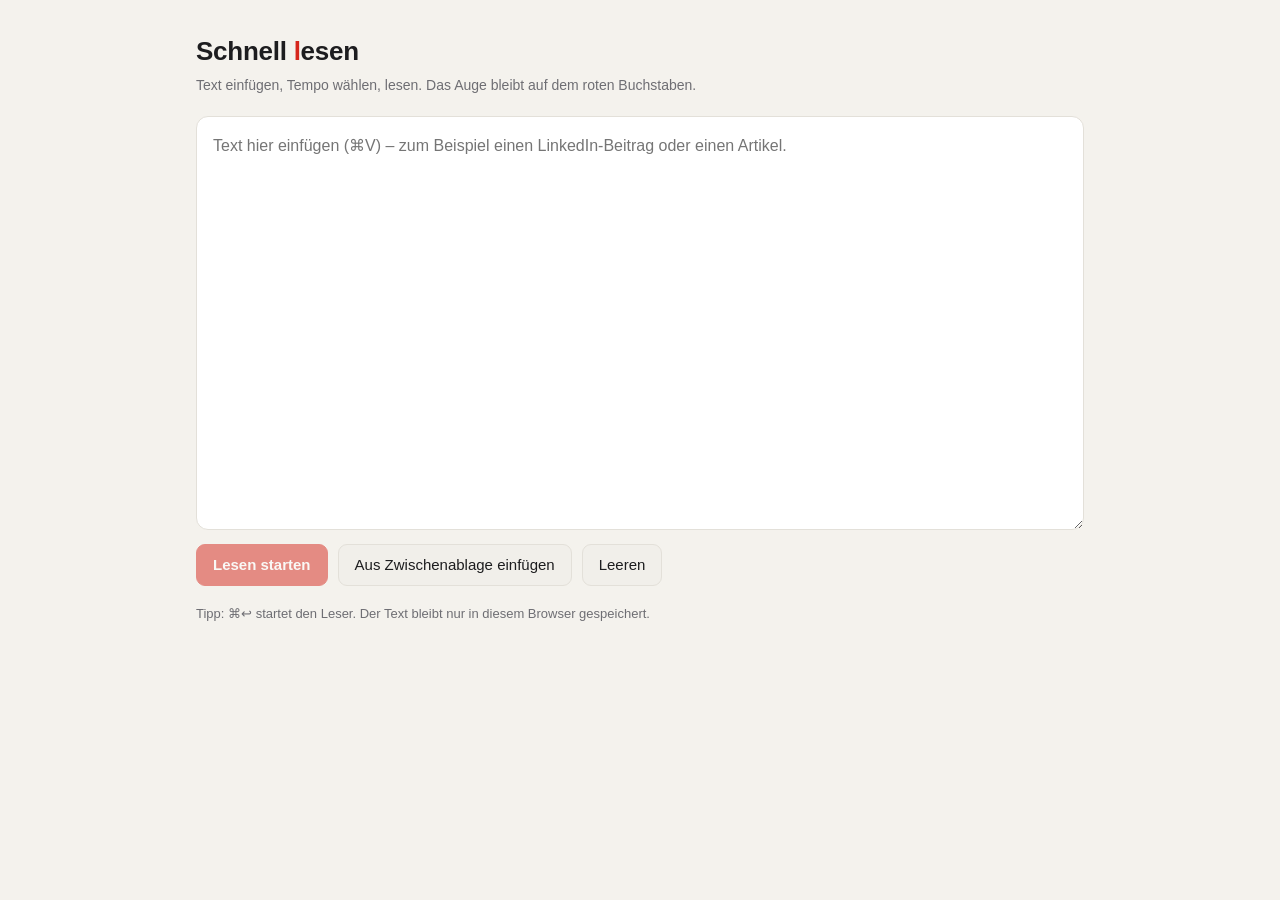
<file: app/index.html>
<!doctype html>
<html lang="de">
<head>
<meta charset="utf-8">
<meta name="viewport" content="width=device-width, initial-scale=1">
<title>Schnell lesen</title>
<style>
:root {
  --bg: #f4f2ed;
  --fg: #1d1d1f;
  --muted: #6e6e73;
  --panel: #ffffff;
  --border: #e3e0d9;
  --accent: #d6261c;
  --btn: #f1efea;
  --btn-hover: #e6e3dc;
}
@media (prefers-color-scheme: dark) {
  :root:not([data-theme="light"]) {
    --bg: #0f1012; --fg: #f2f2f2; --muted: #9a9aa0; --panel: #1f2024;
    --border: #2e2f35; --accent: #ff4d3d; --btn: #26272c; --btn-hover: #32333a;
  }
}
:root[data-theme="dark"] {
  --bg: #0f1012; --fg: #f2f2f2; --muted: #9a9aa0; --panel: #1f2024;
  --border: #2e2f35; --accent: #ff4d3d; --btn: #26272c; --btn-hover: #32333a;
}
* { box-sizing: border-box; }
html, body { margin: 0; }
body {
  min-height: 100vh;
  background: var(--bg);
  color: var(--fg);
  font-family: -apple-system, BlinkMacSystemFont, "Segoe UI", Roboto, "Helvetica Neue", Arial, sans-serif;
  font-size: 16px;
  line-height: 1.5;
}
main { max-width: 920px; margin: 0 auto; padding: 32px 16px 48px; }
header { display: flex; align-items: baseline; justify-content: space-between; gap: 12px; margin-bottom: 20px; }
h1 { margin: 0; font-size: 26px; letter-spacing: -0.01em; }
h1 b { color: var(--accent); }
.sub { margin: 4px 0 0; color: var(--muted); font-size: 14px; }
textarea {
  display: block;
  width: 100%;
  min-height: 46vh;
  padding: 16px;
  border: 1px solid var(--border);
  border-radius: 12px;
  background: var(--panel);
  color: var(--fg);
  font: inherit;
  line-height: 1.6;
  resize: vertical;
}
textarea:focus { outline: 2px solid var(--accent); outline-offset: 1px; }
.bar { display: flex; flex-wrap: wrap; align-items: center; gap: 10px; margin-top: 14px; }
.bar .meta { margin-left: auto; color: var(--muted); font-size: 14px; font-variant-numeric: tabular-nums; }
button {
  height: 42px;
  padding: 0 16px;
  border: 1px solid var(--border);
  border-radius: 9px;
  background: var(--btn);
  color: var(--fg);
  font: inherit;
  font-size: 15px;
  cursor: pointer;
}
button:hover { background: var(--btn-hover); }
button:focus-visible { outline: 2px solid var(--accent); outline-offset: 2px; }
button.primary { background: var(--accent); border-color: var(--accent); color: #fff; font-weight: 600; }
button.primary:hover { filter: brightness(1.08); }
button:disabled { opacity: 0.5; cursor: default; }
.link { background: none; border: 0; padding: 0; height: auto; color: var(--muted); }
.link:hover { background: none; color: var(--fg); }
#reader-view[hidden], #input-view[hidden] { display: none; }
#reader-host .rsvp { border: 1px solid var(--border); }
.note { color: var(--muted); font-size: 13px; margin-top: 18px; }
@media (max-width: 560px) {
  .bar .meta { margin-left: 0; width: 100%; }
}
/* Schnell-Lesen – Leseransicht. Alles ist unter .rsvp gekapselt. */
.rsvp {
  --rsvp-axis: 45; /* Achse in % der Breite: ein mittellanges Wort steht so optisch mittig */
  --rsvp-font-size: 48px;
  --rsvp-bg: #fbfaf7;
  --rsvp-fg: #1d1d1f;
  --rsvp-muted: #6e6e73;
  --rsvp-line: #c9c6bf;
  --rsvp-accent: #d6261c;
  --rsvp-panel: #ffffff;
  --rsvp-border: #e3e0d9;
  --rsvp-btn: #f1efea;
  --rsvp-btn-hover: #e6e3dc;

  box-sizing: border-box;
  display: flex;
  flex-direction: column;
  gap: 14px;
  width: 100%;
  padding: 20px;
  background: var(--rsvp-bg);
  color: var(--rsvp-fg);
  font-family: -apple-system, BlinkMacSystemFont, "Segoe UI", Roboto, "Helvetica Neue", Arial, sans-serif;
  font-size: 15px;
  line-height: 1.4;
  outline: none;
  border-radius: 14px;
}
.rsvp *, .rsvp *::before, .rsvp *::after { box-sizing: border-box; }

.rsvp[data-theme="dark"] {
  --rsvp-bg: #16171a;
  --rsvp-fg: #f2f2f2;
  --rsvp-muted: #9a9aa0;
  --rsvp-line: #45464c;
  --rsvp-accent: #ff4d3d;
  --rsvp-panel: #1f2024;
  --rsvp-border: #2e2f35;
  --rsvp-btn: #26272c;
  --rsvp-btn-hover: #32333a;
}
@media (prefers-color-scheme: dark) {
  .rsvp[data-theme="auto"] {
    --rsvp-bg: #16171a;
    --rsvp-fg: #f2f2f2;
    --rsvp-muted: #9a9aa0;
    --rsvp-line: #45464c;
    --rsvp-accent: #ff4d3d;
    --rsvp-panel: #1f2024;
    --rsvp-border: #2e2f35;
    --rsvp-btn: #26272c;
    --rsvp-btn-hover: #32333a;
  }
}

/* ---------- Lesefeld mit Achse */
.rsvp-stage {
  position: relative;
  height: calc(var(--rsvp-font-size) * 2.6);
  min-height: 120px;
  overflow: hidden;
  cursor: pointer;
  user-select: none;
  background: var(--rsvp-panel);
  border: 1px solid var(--rsvp-border);
  border-radius: 10px;
}
.rsvp-guide {
  position: absolute;
  left: 0;
  right: 0;
  height: 0;
  border-top: 2px solid var(--rsvp-line);
}
.rsvp-guide-top { top: 18%; }
.rsvp-guide-bottom { bottom: 18%; }
/* Kerbe über und unter dem Fixierungsbuchstaben */
.rsvp-guide::after {
  content: "";
  position: absolute;
  left: calc(var(--rsvp-axis) * 1% - 1px);
  width: 2px;
  height: calc(var(--rsvp-font-size) * 0.32);
  background: var(--rsvp-line);
}
.rsvp-guide-top::after { top: 0; }
.rsvp-guide-bottom::after { bottom: 0; }

.rsvp-word {
  position: absolute;
  top: 50%;
  left: 0;
  margin-top: calc(var(--rsvp-font-size) * -0.62);
  white-space: pre;
  font-size: var(--rsvp-font-size);
  line-height: 1.24;
  font-weight: 500;
  letter-spacing: 0.01em;
  font-variant-ligatures: none;
  will-change: transform;
}
.rsvp-orp { color: var(--rsvp-accent); font-weight: 700; }

/* ---------- Startknopf: sichtbar, bis zum ersten Mal gestartet wurde */
.rsvp-start {
  position: absolute;
  top: 50%;
  left: 50%;
  transform: translate(-50%, -50%);
  display: inline-flex;
  align-items: center;
  gap: 10px;
  height: 56px;
  padding: 0 26px 0 20px;
  border: 0;
  border-radius: 28px;
  background: var(--rsvp-accent);
  color: #fff;
  font: inherit;
  font-size: 20px;
  font-weight: 700;
  cursor: pointer;
  box-shadow: 0 6px 20px color-mix(in srgb, var(--rsvp-accent) 35%, transparent);
}
.rsvp-start:hover { filter: brightness(1.08); }
.rsvp-start:focus-visible { outline: 3px solid var(--rsvp-fg); outline-offset: 3px; }
.rsvp-start-icon { font-size: 18px; }
.rsvp-start small { font-size: 12px; font-weight: 500; opacity: 0.8; }
.rsvp:not(.is-started) .rsvp-word { visibility: hidden; }
.rsvp.is-started .rsvp-start { display: none; }

/* ---------- „✓ gespeichert“ neben dem Tempo */
.rsvp-saved {
  /* schwebt unter der Tempo-Zahl, nimmt keinen Platz in der Leiste */
  position: absolute;
  top: 100%;
  left: 50%;
  transform: translateX(-50%);
  margin-top: 1px;
  white-space: nowrap;
  font-size: 11px;
  color: var(--rsvp-muted);
  opacity: 0;
  pointer-events: none;
  transition: opacity 0.2s;
}
.rsvp-saved.is-visible { opacity: 1; }

/* ---------- Kontext beim Pausieren */
.rsvp-context {
  min-height: 2.8em;
  max-height: 7.5em;
  overflow: auto;
  padding: 10px 14px;
  color: var(--rsvp-muted);
  background: var(--rsvp-panel);
  border: 1px solid var(--rsvp-border);
  border-radius: 10px;
  font-size: 16px;
  line-height: 1.55;
}
.rsvp-context[hidden] { display: block; visibility: hidden; }
.rsvp-context span[data-index] { cursor: pointer; }
.rsvp-context span[data-index]:hover { color: var(--rsvp-fg); }
.rsvp-context-current {
  color: var(--rsvp-fg);
  background: color-mix(in srgb, var(--rsvp-accent) 16%, transparent);
  border-radius: 3px;
}

/* ---------- Fortschritt und Status */
.rsvp-progress {
  height: 8px;
  background: var(--rsvp-btn);
  border-radius: 4px;
  overflow: hidden;
  cursor: pointer;
}
.rsvp-progress-fill {
  height: 100%;
  width: 0;
  background: var(--rsvp-accent);
  transition: width 0.12s linear;
}
.rsvp-status {
  display: flex;
  justify-content: space-between;
  color: var(--rsvp-muted);
  font-size: 13px;
  font-variant-numeric: tabular-nums;
}

/* ---------- Bedienleiste */
/* Zwei feste Zeilen: oben Wiedergabe · Tempo · Regler, unten Ansicht.
   Nichts bricht um, auch nicht bei „1000 WPM“. */
.rsvp-controls {
  display: grid;
  grid-template-columns: auto auto minmax(0, 1fr);
  align-items: center;
  gap: 12px 16px;
}
.rsvp-controls > .rsvp-group:last-child { grid-column: 1 / -1; }
.rsvp-group { display: flex; align-items: center; gap: 6px; }
.rsvp-group:has(> .rsvp-saved) { position: relative; }
.rsvp-btn, .rsvp-select {
  appearance: none;
  min-width: 40px;
  height: 40px;
  padding: 0 12px;
  border: 1px solid var(--rsvp-border);
  border-radius: 8px;
  background: var(--rsvp-btn);
  color: var(--rsvp-fg);
  font: inherit;
  font-size: 15px;
  cursor: pointer;
}
.rsvp-btn:hover, .rsvp-select:hover { background: var(--rsvp-btn-hover); }
.rsvp-btn:focus-visible, .rsvp-select:focus-visible, .rsvp-range:focus-visible {
  outline: 2px solid var(--rsvp-accent);
  outline-offset: 2px;
}
.rsvp-play {
  min-width: 56px;
  background: var(--rsvp-accent);
  border-color: var(--rsvp-accent);
  color: #fff;
}
.rsvp-play:hover { background: var(--rsvp-accent); filter: brightness(1.08); }
.rsvp-wpm {
  width: 96px; /* feste Breite, „1000 WPM“ passt hinein */
  text-align: center;
  white-space: nowrap;
  font-variant-numeric: tabular-nums;
  font-weight: 600;
}
.rsvp-range {
  width: 100%;
  max-width: 220px; /* nicht über die ganze Zeile ziehen */
  min-width: 0;
  margin: 0;
  accent-color: var(--rsvp-accent);
}
.rsvp-hint { color: var(--rsvp-muted); font-size: 12px; }

@media (max-width: 560px) {
  .rsvp { padding: 14px; }
  .rsvp-controls { grid-template-columns: auto minmax(0, 1fr); }
  .rsvp-range { grid-column: 1 / -1; }
}

</style>
</head>
<body>
<main>
  <header>
    <div>
      <h1>Schnell <b>l</b>esen</h1>
      <p class="sub">Text einfügen, Tempo wählen, lesen. Das Auge bleibt auf dem roten Buchstaben.</p>
    </div>
    <button class="link" id="back" hidden>← Text bearbeiten</button>
  </header>

  <section id="input-view">
    <textarea id="text" placeholder="Text hier einfügen (⌘V) – zum Beispiel einen LinkedIn-Beitrag oder einen Artikel." spellcheck="false"></textarea>
    <div class="bar">
      <button class="primary" id="start" disabled>Lesen starten</button>
      <button id="paste">Aus Zwischenablage einfügen</button>
      <button id="clear">Leeren</button>
      <span class="meta" id="meta"></span>
    </div>
    <p class="note">Tipp: ⌘↩ startet den Leser. Der Text bleibt nur in diesem Browser gespeichert.</p>
  </section>

  <section id="reader-view" hidden>
    <div id="reader-host"></div>
  </section>
</main>

<script>
/*
 * Schnell-Lesen – RSVP-Lesekern
 * Zeigt Text Wort für Wort an einer festen Stelle. Ein Buchstabe pro Wort
 * (Optimal Recognition Point, ORP) ist farbig markiert und steht immer auf
 * derselben Achse, damit das Auge nicht springen muss.
 *
 * Läuft im Browser (globalThis.RSVP) und unter Node (module.exports) für Tests.
 */
(function (root) {
  'use strict';

  const MIN_WPM = 100;
  const MAX_WPM = 1000;
  const WPM_STEP = 25;
  const MAX_PIECE = 13; // längere Wörter werden getrennt
  const RAMP_WORDS = 5; // Anlauf nach Start: die ersten Wörter etwas langsamer

  const SENTENCE_END = /[.!?…]["'»«“”‘’)\]]*$/;
  const CLAUSE_END = /[,;:–—]["'»«“”‘’)\]]*$/;
  const LEADING_PUNCT = /^[\s"'»«“”‘’„(\[¿¡\-–—*•]+/;

  // ---------------------------------------------------------------- Logik

  /** Index des Fixierungsbuchstabens, Satzzeichen am Wortanfang werden übersprungen. */
  function orpIndex(word) {
    const lead = (word.match(LEADING_PUNCT) || [''])[0].length;
    const core = word.slice(lead).replace(/[^\p{L}\p{N}]+$/u, '');
    const n = core.length;
    let i;
    if (n <= 1) i = 0;
    else if (n <= 5) i = 1;
    else if (n <= 9) i = 2;
    else if (n <= 13) i = 3;
    else i = 4;
    return Math.min(lead + i, Math.max(word.length - 1, 0));
  }

  /** Trennt überlange Wörter in Stücke mit Bindestrich. */
  function splitLong(word) {
    if (word.length <= MAX_PIECE) return [word];
    // An vorhandenen Bindestrichen trennen, wenn möglich
    const parts = word.split('-');
    if (parts.length > 1 && parts.every(Boolean)) {
      return parts.flatMap((p, i) => {
        const pieces = chop(p);
        if (i < parts.length - 1) pieces[pieces.length - 1] += '-';
        return pieces;
      });
    }
    return chop(word);
  }

  /** Teilt ein Wort ohne Bindestrich in gleich lange Stücke. */
  function chop(word) {
    if (word.length <= MAX_PIECE) return [word];
    const pieces = Math.ceil(word.length / (MAX_PIECE - 2));
    const size = Math.ceil(word.length / pieces);
    const out = [];
    for (let i = 0; i < word.length; i += size) {
      const piece = word.slice(i, i + size);
      out.push(i + size < word.length ? piece + '-' : piece);
    }
    // Ein Rest aus nur Satzzeichen hängt am vorigen Stück
    if (out.length > 1 && !/[\p{L}\p{N}]/u.test(out[out.length - 1])) {
      const tail = out.pop();
      out[out.length - 1] = out[out.length - 1].replace(/-$/, '') + tail;
    }
    return out;
  }

  /**
   * Zerlegt Text in Tokens: { text, orp, factor, sentenceEnd, paragraphEnd }.
   * factor ist der Zeitfaktor relativ zur Grunddauer eines Worts.
   */
  function tokenize(text) {
    const tokens = [];
    const paragraphs = String(text || '')
      .replace(/\r\n?/g, '\n')
      .split(/\n\s*\n+/)
      .map((p) => p.trim())
      .filter(Boolean);

    paragraphs.forEach((para) => {
      const words = para.split(/\s+/).filter(Boolean);
      words.forEach((raw, wi) => {
        const pieces = splitLong(raw);
        pieces.forEach((piece, pi) => {
          const lastPiece = pi === pieces.length - 1;
          const lastInPara = lastPiece && wi === words.length - 1;
          tokens.push(makeToken(piece, lastPiece, lastInPara));
        });
      });
    });
    return tokens;
  }

  function makeToken(text, wordEnd, paragraphEnd) {
    const sentenceEnd = wordEnd && SENTENCE_END.test(text);
    const clauseEnd = wordEnd && !sentenceEnd && CLAUSE_END.test(text);
    let factor = 1;
    if (paragraphEnd) factor = 2.8;
    else if (sentenceEnd) factor = 2.2;
    else if (clauseEnd) factor = 1.5;
    if (text.replace(/[^\p{L}\p{N}]/gu, '').length >= 9) factor *= 1.3;
    if (/\d/.test(text)) factor *= 1.3;
    return {
      text,
      orp: orpIndex(text),
      factor,
      sentenceEnd: sentenceEnd || paragraphEnd,
      paragraphEnd,
    };
  }

  /**
   * Fasst Tokens zu Einblendungen zusammen (1–3 Wörter).
   * Eine Einblendung endet immer am Satzende, damit Pausen erhalten bleiben.
   */
  function buildFrames(tokens, wordsPerFrame) {
    const n = Math.max(1, Math.min(3, wordsPerFrame | 0 || 1));
    const frames = [];
    let i = 0;
    while (i < tokens.length) {
      const group = [tokens[i]];
      while (
        group.length < n &&
        i + group.length < tokens.length &&
        !group[group.length - 1].sentenceEnd &&
        !/-$/.test(group[group.length - 1].text)
      ) {
        group.push(tokens[i + group.length]);
      }
      frames.push(makeFrame(group, i));
      i += group.length;
    }
    return frames;
  }

  function makeFrame(group, start) {
    const text = group.map((t) => t.text).join(' ');
    const last = group[group.length - 1];
    // Zeit: ein Wort braucht seine Grunddauer, die längste Pause zählt einmal
    const pause = Math.max(...group.map((t) => t.factor));
    const factor = group.length === 1 ? pause : group.length - 1 + pause;
    return {
      text,
      orp: group.length === 1 ? group[0].orp : orpIndex(text),
      factor,
      start, // Index des ersten Tokens
      words: group.length,
      sentenceEnd: last.sentenceEnd,
      paragraphEnd: last.paragraphEnd,
    };
  }

  /** Indizes der Einblendungen, mit denen ein Satz beginnt. */
  function sentenceStarts(frames) {
    const starts = frames.length ? [0] : [];
    frames.forEach((f, i) => {
      if (f.sentenceEnd && i + 1 < frames.length) starts.push(i + 1);
    });
    return starts;
  }

  /** Ziel beim Satzsprung. dir = -1 zurück, +1 vor. */
  function sentenceJump(starts, index, dir) {
    if (!starts.length) return 0;
    let cur = 0;
    for (let k = 0; k < starts.length; k++) if (starts[k] <= index) cur = k;
    if (dir > 0) return cur + 1 < starts.length ? starts[cur + 1] : starts[cur];
    // Zurück: steht man mitten im Satz, an dessen Anfang; sonst einen Satz davor
    if (index - starts[cur] > 1) return starts[cur];
    return starts[Math.max(0, cur - 1)];
  }

  function baseDelay(wpm) {
    return 60000 / clampWpm(wpm);
  }

  function clampWpm(wpm) {
    return Math.max(MIN_WPM, Math.min(MAX_WPM, Math.round(wpm) || 300));
  }

  /** Dauer einer Einblendung in ms. rampStep zählt die Einblendungen seit Start. */
  function frameDelay(frame, wpm, rampStep) {
    const ramp = rampStep < RAMP_WORDS ? 1 + (RAMP_WORDS - rampStep) * 0.15 : 1;
    return baseDelay(wpm) * frame.factor * ramp;
  }

  function formatDuration(ms) {
    const s = Math.max(0, Math.round(ms / 1000));
    const m = Math.floor(s / 60);
    return m ? `${m}:${String(s % 60).padStart(2, '0')} min` : `${s} s`;
  }

  // ---------------------------------------------------------------- Speicher

  const DEFAULTS = { wpm: 300, wordsPerFrame: 1, fontSize: 48, theme: 'auto', showContext: true };
  const STORAGE_KEY = 'schnell-lesen:settings';

  const localStore = {
    load() {
      try {
        return Promise.resolve(JSON.parse(localStorage.getItem(STORAGE_KEY)) || {});
      } catch (e) {
        return Promise.resolve({});
      }
    },
    save(obj) {
      try {
        localStorage.setItem(STORAGE_KEY, JSON.stringify(obj));
      } catch (e) {
        /* privater Modus o. Ä. – Einstellungen gelten dann nur für diese Sitzung */
      }
    },
  };

  // ---------------------------------------------------------------- Oberfläche

  function el(tag, cls, text) {
    const e = document.createElement(tag);
    if (cls) e.className = cls;
    if (text != null) e.textContent = text;
    return e;
  }

  function button(cls, label, title) {
    const b = el('button', 'rsvp-btn ' + cls, label);
    b.type = 'button';
    if (title) {
      b.title = title;
      b.setAttribute('aria-label', title);
    }
    return b;
  }

  /**
   * Baut den Leser in container.
   * opts: { text, storage, onClose, autoplay, keyTarget }
   * Rückgabe: { play, pause, toggle, setText, destroy }
   */
  function createReader(container, opts) {
    opts = opts || {};
    const storage = opts.storage || localStore;
    const keyTarget = opts.keyTarget || document;
    let settings = Object.assign({}, DEFAULTS);

    let tokens = [];
    let frames = [];
    let starts = [];
    let prefix = [0]; // Präfixsummen der Zeitfaktoren für die Restzeit
    let index = 0;
    let playing = false;
    let timer = null;
    let rampStep = 0;
    let destroyed = false;

    // --- DOM
    const rootEl = el('div', 'rsvp');
    rootEl.tabIndex = -1;

    const stage = el('div', 'rsvp-stage');
    const lineTop = el('div', 'rsvp-guide rsvp-guide-top');
    const lineBottom = el('div', 'rsvp-guide rsvp-guide-bottom');
    const wordBox = el('div', 'rsvp-word');
    const pre = el('span', 'rsvp-pre');
    const orp = el('span', 'rsvp-orp');
    const post = el('span', 'rsvp-post');
    wordBox.append(pre, orp, post);
    // Startknopf: Der Text läuft erst los, wenn man ihn drückt
    const startBtn = el('button', 'rsvp-start');
    startBtn.type = 'button';
    startBtn.append(el('span', 'rsvp-start-icon', '▶'), el('span', null, 'Start'), el('small', null, 'Leertaste'));
    stage.append(lineTop, wordBox, lineBottom, startBtn);

    const context = el('div', 'rsvp-context');

    const progress = el('div', 'rsvp-progress');
    const progressFill = el('div', 'rsvp-progress-fill');
    progress.append(progressFill);
    progress.title = 'Klicken, um an diese Stelle zu springen';

    const status = el('div', 'rsvp-status');
    const statusPos = el('span', 'rsvp-status-pos');
    const statusLeft = el('span', 'rsvp-status-left');
    status.append(statusPos, statusLeft);

    const controls = el('div', 'rsvp-controls');
    const btnBack = button('rsvp-back', '⏮', 'Satz zurück (←)');
    const btnPlay = button('rsvp-play', '▶', 'Start/Pause (Leertaste)');
    const btnFwd = button('rsvp-fwd', '⏭', 'Satz vor (→)');
    const btnSlower = button('rsvp-slower', '−', 'Langsamer (↓)');
    const wpmLabel = el('span', 'rsvp-wpm');
    const btnFaster = button('rsvp-faster', '+', 'Schneller (↑)');
    const savedNote = el('span', 'rsvp-saved', '✓ gespeichert');
    const wpmRange = el('input', 'rsvp-range');
    Object.assign(wpmRange, { type: 'range', min: MIN_WPM, max: MAX_WPM, step: WPM_STEP });
    wpmRange.setAttribute('aria-label', 'Wörter pro Minute');

    const chunkSel = el('select', 'rsvp-select');
    chunkSel.setAttribute('aria-label', 'Wörter pro Einblendung');
    [1, 2, 3].forEach((n) => {
      const o = el('option', null, n === 1 ? '1 Wort' : `${n} Wörter`);
      o.value = String(n);
      chunkSel.append(o);
    });

    const btnSmaller = button('rsvp-smaller', 'A−', 'Schrift kleiner');
    const btnBigger = button('rsvp-bigger', 'A+', 'Schrift größer');
    const btnTheme = button('rsvp-theme', '◐', 'Hell/Dunkel wechseln');
    const btnClose = opts.onClose ? button('rsvp-close', '✕', 'Schließen (Esc)') : null;

    const groupNav = el('div', 'rsvp-group');
    groupNav.append(btnBack, btnPlay, btnFwd);
    const groupSpeed = el('div', 'rsvp-group');
    groupSpeed.append(btnSlower, wpmLabel, btnFaster, savedNote);
    const groupView = el('div', 'rsvp-group');
    groupView.append(chunkSel, btnSmaller, btnBigger, btnTheme);
    if (btnClose) groupView.append(btnClose);
    controls.append(groupNav, groupSpeed, wpmRange, groupView);

    const hint = el('div', 'rsvp-hint', 'Leertaste Start/Pause · ← → Satz · ↑ ↓ Tempo' + (btnClose ? ' · Esc schließen' : ''));

    rootEl.append(stage, context, progress, status, controls, hint);
    container.append(rootEl);

    // --- Darstellung

    function applySettings() {
      settings.wpm = clampWpm(settings.wpm);
      rootEl.style.setProperty('--rsvp-font-size', settings.fontSize + 'px');
      rootEl.dataset.theme = settings.theme;
      wpmLabel.textContent = settings.wpm + ' WPM';
      wpmRange.value = String(settings.wpm);
      chunkSel.value = String(settings.wordsPerFrame);
    }

    let savedTimer = null;

    /** Speichert die Einstellungen; showNote zeigt kurz „✓ gespeichert“ beim Tempo. */
    function persist(showNote) {
      storage.save({
        wpm: settings.wpm,
        wordsPerFrame: settings.wordsPerFrame,
        fontSize: settings.fontSize,
        theme: settings.theme,
        showContext: settings.showContext,
      });
      if (showNote) {
        savedNote.classList.add('is-visible');
        clearTimeout(savedTimer);
        savedTimer = setTimeout(() => savedNote.classList.remove('is-visible'), 1800);
      }
    }

    function rebuild(keepTokenIndex) {
      const tokenIdx = frames[index] ? frames[index].start : 0;
      frames = buildFrames(tokens, settings.wordsPerFrame);
      starts = sentenceStarts(frames);
      prefix = [0];
      frames.forEach((f) => prefix.push(prefix[prefix.length - 1] + f.factor));
      if (keepTokenIndex) {
        let k = 0;
        while (k + 1 < frames.length && frames[k + 1].start <= tokenIdx) k++;
        index = k;
      } else {
        index = 0;
      }
    }

    function render() {
      const f = frames[index];
      if (!f) {
        pre.textContent = '';
        orp.textContent = '';
        post.textContent = tokens.length ? '' : 'Kein Text';
        wordBox.style.transform = 'none';
        updateStatus();
        return;
      }
      pre.textContent = f.text.slice(0, f.orp);
      orp.textContent = f.text.charAt(f.orp);
      post.textContent = f.text.slice(f.orp + 1);
      alignToAxis();
      updateStatus();
      if (!playing) renderContext();
    }

    /** Verschiebt das Wort so, dass die Mitte des ORP-Buchstabens auf der Achse liegt. */
    function alignToAxis() {
      wordBox.style.transform = 'none';
      const stageRect = stage.getBoundingClientRect();
      const orpRect = orp.getBoundingClientRect();
      if (!stageRect.width) return;
      const axis = stageRect.left + stageRect.width * axisRatio();
      const center = orpRect.left + orpRect.width / 2;
      wordBox.style.transform = `translateX(${Math.round(axis - center)}px)`;
    }

    function axisRatio() {
      const v = parseFloat(getComputedStyle(rootEl).getPropertyValue('--rsvp-axis'));
      return isNaN(v) ? 0.45 : v / 100;
    }

    function updateStatus() {
      const total = frames.length;
      const pct = total ? (index / Math.max(1, total - 1)) * 100 : 0;
      progressFill.style.width = (total ? pct : 0) + '%';
      const wordNo = frames[index] ? frames[index].start + 1 : 0;
      statusPos.textContent = `Wort ${wordNo} von ${tokens.length}`;
      const remaining = (prefix[prefix.length - 1] - prefix[index]) * baseDelay(settings.wpm);
      statusLeft.textContent = 'noch ' + formatDuration(remaining);
      btnPlay.textContent = playing ? '⏸' : '▶';
      rootEl.classList.toggle('is-playing', playing);
    }

    function renderContext() {
      context.textContent = '';
      if (!settings.showContext || playing || !frames.length) {
        context.hidden = true;
        return;
      }
      context.hidden = false;
      // aktueller Satz, aktuelle Einblendung hervorgehoben
      let s = 0;
      for (const st of starts) if (st <= index) s = st;
      let e = s;
      while (e < frames.length - 1 && !frames[e].sentenceEnd) e++;
      for (let k = s; k <= e; k++) {
        const span = el('span', k === index ? 'rsvp-context-current' : null, frames[k].text);
        span.dataset.index = String(k);
        context.append(span, document.createTextNode(' '));
      }
    }

    // --- Ablauf

    function schedule() {
      clearTimeout(timer);
      if (!playing) return;
      const f = frames[index];
      if (!f) return pause();
      const delay = frameDelay(f, settings.wpm, rampStep);
      timer = setTimeout(() => {
        if (index >= frames.length - 1) {
          pause();
          return;
        }
        index++;
        rampStep++;
        render();
        schedule();
      }, delay);
    }

    function play() {
      if (destroyed || !frames.length) return;
      if (index >= frames.length - 1) index = 0;
      rootEl.classList.add('is-started');
      playing = true;
      rampStep = 0;
      context.hidden = true;
      render();
      schedule();
    }

    function pause() {
      playing = false;
      clearTimeout(timer);
      updateStatus();
      renderContext();
    }

    function toggle() {
      playing ? pause() : play();
    }

    function jumpTo(i) {
      index = Math.max(0, Math.min(frames.length - 1, i));
      rampStep = 0;
      render();
      if (playing) schedule();
    }

    function changeWpm(delta) {
      settings.wpm = clampWpm(settings.wpm + delta);
      applySettings();
      updateStatus();
      persist(true);
    }

    function setText(text) {
      pause();
      rootEl.classList.remove('is-started');
      tokens = tokenize(text);
      rebuild(false);
      render();
    }

    // --- Ereignisse

    btnPlay.addEventListener('click', toggle);
    btnBack.addEventListener('click', () => jumpTo(sentenceJump(starts, index, -1)));
    btnFwd.addEventListener('click', () => jumpTo(sentenceJump(starts, index, +1)));
    btnSlower.addEventListener('click', () => changeWpm(-WPM_STEP));
    btnFaster.addEventListener('click', () => changeWpm(+WPM_STEP));
    wpmRange.addEventListener('input', () => {
      settings.wpm = clampWpm(+wpmRange.value);
      applySettings();
      updateStatus();
    });
    wpmRange.addEventListener('change', () => persist(true));
    chunkSel.addEventListener('change', () => {
      settings.wordsPerFrame = +chunkSel.value;
      rebuild(true);
      render();
      persist();
    });
    btnSmaller.addEventListener('click', () => {
      settings.fontSize = Math.max(24, settings.fontSize - 6);
      applySettings();
      render();
      persist();
    });
    btnBigger.addEventListener('click', () => {
      settings.fontSize = Math.min(120, settings.fontSize + 6);
      applySettings();
      render();
      persist();
    });
    btnTheme.addEventListener('click', () => {
      const dark =
        settings.theme === 'dark' ||
        (settings.theme === 'auto' && matchMedia('(prefers-color-scheme: dark)').matches);
      settings.theme = dark ? 'light' : 'dark';
      applySettings();
      persist();
    });
    if (btnClose) btnClose.addEventListener('click', () => opts.onClose());

    progress.addEventListener('click', (ev) => {
      const r = progress.getBoundingClientRect();
      jumpTo(Math.round(((ev.clientX - r.left) / r.width) * (frames.length - 1)));
    });
    stage.addEventListener('click', toggle);
    context.addEventListener('click', (ev) => {
      const t = ev.target.closest('[data-index]');
      if (t) jumpTo(+t.dataset.index);
    });

    function onKey(ev) {
      if (destroyed || !rootEl.isConnected || !rootEl.getClientRects().length) return;
      const tag = (ev.composedPath()[0] || {}).tagName;
      if (tag === 'TEXTAREA' || (tag === 'INPUT' && ev.composedPath()[0].type !== 'range')) return;
      if (ev.ctrlKey || ev.metaKey || ev.altKey) return;
      let handled = true;
      switch (ev.key) {
        case ' ':
        case 'k':
          toggle();
          break;
        case 'ArrowLeft':
          jumpTo(sentenceJump(starts, index, -1));
          break;
        case 'ArrowRight':
          jumpTo(sentenceJump(starts, index, +1));
          break;
        case 'ArrowUp':
          changeWpm(+WPM_STEP);
          break;
        case 'ArrowDown':
          changeWpm(-WPM_STEP);
          break;
        case 'Escape':
          if (opts.onClose) opts.onClose();
          else pause();
          break;
        default:
          handled = false;
      }
      if (handled) {
        ev.preventDefault();
        ev.stopPropagation();
      }
    }
    keyTarget.addEventListener('keydown', onKey, true);

    let resizeRaf = 0;
    const ro = typeof ResizeObserver !== 'undefined'
      ? new ResizeObserver(() => {
          cancelAnimationFrame(resizeRaf);
          resizeRaf = requestAnimationFrame(alignToAxis);
        })
      : null;
    if (ro) ro.observe(stage);

    function destroy() {
      destroyed = true;
      pause();
      keyTarget.removeEventListener('keydown', onKey, true);
      if (ro) ro.disconnect();
      rootEl.remove();
    }

    // --- Start
    applySettings();
    setText(opts.text || '');
    storage.load().then((saved) => {
      if (destroyed) return;
      settings = Object.assign({}, DEFAULTS, saved || {});
      applySettings();
      rebuild(true);
      render();
      if (opts.autoplay) play();
    });
    rootEl.focus({ preventScroll: true });

    return { play, pause, toggle, setText, destroy };
  }

  const api = {
    MIN_WPM,
    MAX_WPM,
    orpIndex,
    splitLong,
    tokenize,
    buildFrames,
    sentenceStarts,
    sentenceJump,
    frameDelay,
    formatDuration,
    createReader,
  };

  if (typeof module !== 'undefined' && module.exports) module.exports = api;
  else root.RSVP = api;
})(typeof globalThis !== 'undefined' ? globalThis : this);

</script>
<script>
(function () {
  'use strict';
  const TEXT_KEY = 'schnell-lesen:text';
  const $ = (id) => document.getElementById(id);
  const textEl = $('text');
  const startBtn = $('start');
  const meta = $('meta');
  let reader = null;

  function store(fn) { try { return fn(); } catch (e) { return null; } }

  function wordCount(t) {
    const m = t.trim().match(/\S+/g);
    return m ? m.length : 0;
  }

  function updateMeta() {
    const n = wordCount(textEl.value);
    startBtn.disabled = n === 0;
    const wpm = (store(() => JSON.parse(localStorage.getItem('schnell-lesen:settings'))) || {}).wpm || 300;
    meta.textContent = n ? `${n} Wörter · ca. ${RSVP.formatDuration((n / wpm) * 60000)} bei ${wpm} WPM` : '';
  }

  function showInput() {
    if (reader) { reader.destroy(); reader = null; }
    $('reader-view').hidden = true;
    $('input-view').hidden = false;
    $('back').hidden = true;
    updateMeta();
    textEl.focus();
  }

  function showReader() {
    const text = textEl.value;
    if (!wordCount(text)) return;
    store(() => localStorage.setItem(TEXT_KEY, text));
    $('input-view').hidden = true;
    $('reader-view').hidden = false;
    $('back').hidden = false;
    reader = RSVP.createReader($('reader-host'), { text, onClose: showInput, autoplay: false });
  }

  textEl.value = store(() => localStorage.getItem(TEXT_KEY)) || '';
  textEl.addEventListener('input', () => {
    updateMeta();
    store(() => localStorage.setItem(TEXT_KEY, textEl.value));
  });
  textEl.addEventListener('keydown', (ev) => {
    if (ev.key === 'Enter' && (ev.metaKey || ev.ctrlKey)) { ev.preventDefault(); showReader(); }
  });
  startBtn.addEventListener('click', showReader);
  $('back').addEventListener('click', showInput);
  $('clear').addEventListener('click', () => {
    textEl.value = '';
    store(() => localStorage.removeItem(TEXT_KEY));
    updateMeta();
    textEl.focus();
  });
  $('paste').addEventListener('click', async () => {
    try {
      textEl.value = await navigator.clipboard.readText();
      store(() => localStorage.setItem(TEXT_KEY, textEl.value));
      updateMeta();
    } catch (e) {
      textEl.focus();
      meta.textContent = 'Zugriff auf die Zwischenablage verweigert – bitte mit ⌘V einfügen.';
    }
  });
  updateMeta();
})();
</script>
</body>
</html>
</file>
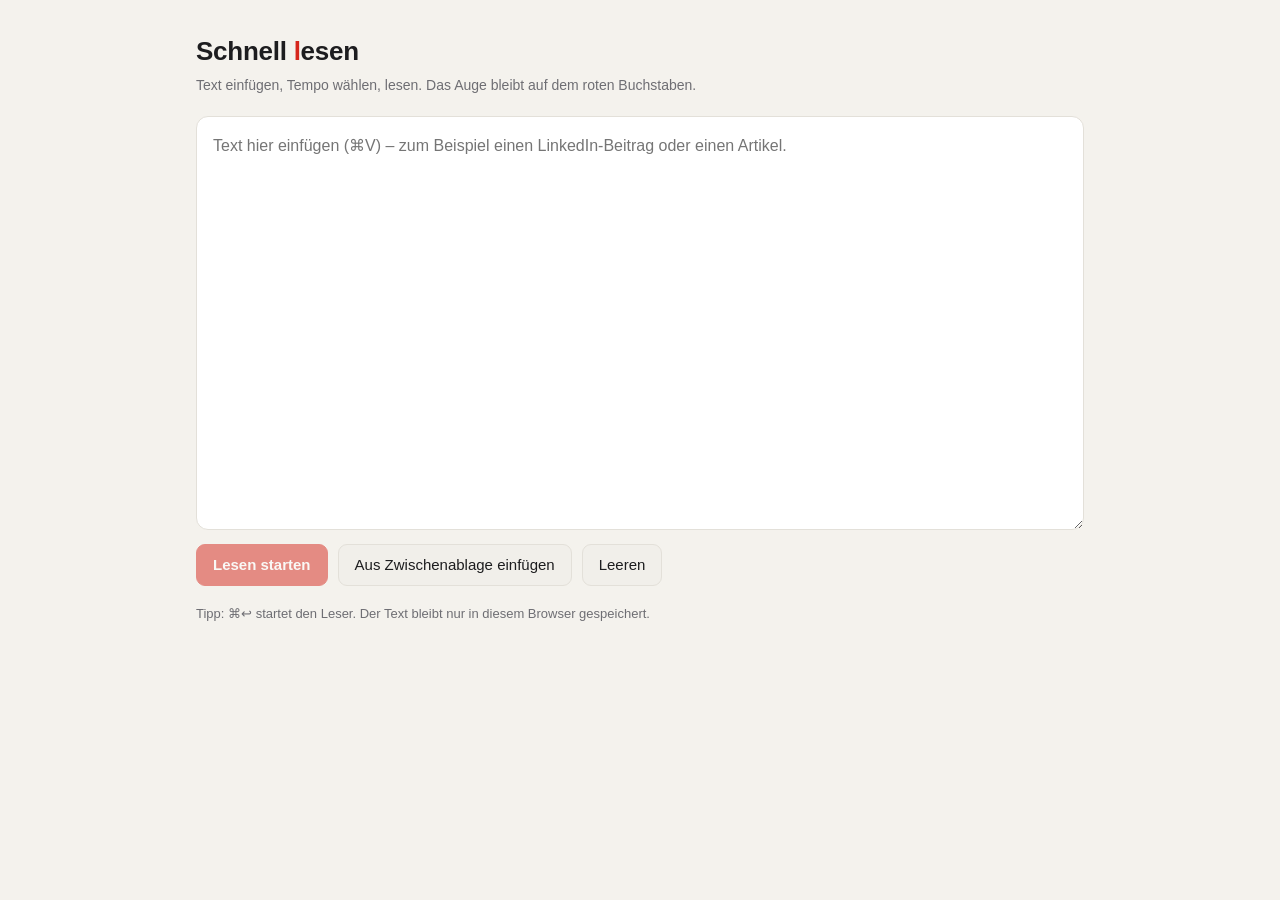
<file: app/index.template.html>
<!doctype html>
<html lang="de">
<head>
<meta charset="utf-8">
<meta name="viewport" content="width=device-width, initial-scale=1">
<title>Schnell lesen</title>
<style>
:root {
  --bg: #f4f2ed;
  --fg: #1d1d1f;
  --muted: #6e6e73;
  --panel: #ffffff;
  --border: #e3e0d9;
  --accent: #d6261c;
  --btn: #f1efea;
  --btn-hover: #e6e3dc;
}
@media (prefers-color-scheme: dark) {
  :root:not([data-theme="light"]) {
    --bg: #0f1012; --fg: #f2f2f2; --muted: #9a9aa0; --panel: #1f2024;
    --border: #2e2f35; --accent: #ff4d3d; --btn: #26272c; --btn-hover: #32333a;
  }
}
:root[data-theme="dark"] {
  --bg: #0f1012; --fg: #f2f2f2; --muted: #9a9aa0; --panel: #1f2024;
  --border: #2e2f35; --accent: #ff4d3d; --btn: #26272c; --btn-hover: #32333a;
}
* { box-sizing: border-box; }
html, body { margin: 0; }
body {
  min-height: 100vh;
  background: var(--bg);
  color: var(--fg);
  font-family: -apple-system, BlinkMacSystemFont, "Segoe UI", Roboto, "Helvetica Neue", Arial, sans-serif;
  font-size: 16px;
  line-height: 1.5;
}
main { max-width: 920px; margin: 0 auto; padding: 32px 16px 48px; }
header { display: flex; align-items: baseline; justify-content: space-between; gap: 12px; margin-bottom: 20px; }
h1 { margin: 0; font-size: 26px; letter-spacing: -0.01em; }
h1 b { color: var(--accent); }
.sub { margin: 4px 0 0; color: var(--muted); font-size: 14px; }
textarea {
  display: block;
  width: 100%;
  min-height: 46vh;
  padding: 16px;
  border: 1px solid var(--border);
  border-radius: 12px;
  background: var(--panel);
  color: var(--fg);
  font: inherit;
  line-height: 1.6;
  resize: vertical;
}
textarea:focus { outline: 2px solid var(--accent); outline-offset: 1px; }
.bar { display: flex; flex-wrap: wrap; align-items: center; gap: 10px; margin-top: 14px; }
.bar .meta { margin-left: auto; color: var(--muted); font-size: 14px; font-variant-numeric: tabular-nums; }
button {
  height: 42px;
  padding: 0 16px;
  border: 1px solid var(--border);
  border-radius: 9px;
  background: var(--btn);
  color: var(--fg);
  font: inherit;
  font-size: 15px;
  cursor: pointer;
}
button:hover { background: var(--btn-hover); }
button:focus-visible { outline: 2px solid var(--accent); outline-offset: 2px; }
button.primary { background: var(--accent); border-color: var(--accent); color: #fff; font-weight: 600; }
button.primary:hover { filter: brightness(1.08); }
button:disabled { opacity: 0.5; cursor: default; }
.link { background: none; border: 0; padding: 0; height: auto; color: var(--muted); }
.link:hover { background: none; color: var(--fg); }
#reader-view[hidden], #input-view[hidden] { display: none; }
#reader-host .rsvp { border: 1px solid var(--border); }
.note { color: var(--muted); font-size: 13px; margin-top: 18px; }
@media (max-width: 560px) {
  .bar .meta { margin-left: 0; width: 100%; }
}
/*@@RSVP_CSS@@*/
</style>
</head>
<body>
<main>
  <header>
    <div>
      <h1>Schnell <b>l</b>esen</h1>
      <p class="sub">Text einfügen, Tempo wählen, lesen. Das Auge bleibt auf dem roten Buchstaben.</p>
    </div>
    <button class="link" id="back" hidden>← Text bearbeiten</button>
  </header>

  <section id="input-view">
    <textarea id="text" placeholder="Text hier einfügen (⌘V) – zum Beispiel einen LinkedIn-Beitrag oder einen Artikel." spellcheck="false"></textarea>
    <div class="bar">
      <button class="primary" id="start" disabled>Lesen starten</button>
      <button id="paste">Aus Zwischenablage einfügen</button>
      <button id="clear">Leeren</button>
      <span class="meta" id="meta"></span>
    </div>
    <p class="note">Tipp: ⌘↩ startet den Leser. Der Text bleibt nur in diesem Browser gespeichert.</p>
  </section>

  <section id="reader-view" hidden>
    <div id="reader-host"></div>
  </section>
</main>

<script>
/*@@RSVP_JS@@*/
</script>
<script>
(function () {
  'use strict';
  const TEXT_KEY = 'schnell-lesen:text';
  const $ = (id) => document.getElementById(id);
  const textEl = $('text');
  const startBtn = $('start');
  const meta = $('meta');
  let reader = null;

  function store(fn) { try { return fn(); } catch (e) { return null; } }

  function wordCount(t) {
    const m = t.trim().match(/\S+/g);
    return m ? m.length : 0;
  }

  function updateMeta() {
    const n = wordCount(textEl.value);
    startBtn.disabled = n === 0;
    const wpm = (store(() => JSON.parse(localStorage.getItem('schnell-lesen:settings'))) || {}).wpm || 300;
    meta.textContent = n ? `${n} Wörter · ca. ${RSVP.formatDuration((n / wpm) * 60000)} bei ${wpm} WPM` : '';
  }

  function showInput() {
    if (reader) { reader.destroy(); reader = null; }
    $('reader-view').hidden = true;
    $('input-view').hidden = false;
    $('back').hidden = true;
    updateMeta();
    textEl.focus();
  }

  function showReader() {
    const text = textEl.value;
    if (!wordCount(text)) return;
    store(() => localStorage.setItem(TEXT_KEY, text));
    $('input-view').hidden = true;
    $('reader-view').hidden = false;
    $('back').hidden = false;
    reader = RSVP.createReader($('reader-host'), { text, onClose: showInput, autoplay: false });
  }

  textEl.value = store(() => localStorage.getItem(TEXT_KEY)) || '';
  textEl.addEventListener('input', () => {
    updateMeta();
    store(() => localStorage.setItem(TEXT_KEY, textEl.value));
  });
  textEl.addEventListener('keydown', (ev) => {
    if (ev.key === 'Enter' && (ev.metaKey || ev.ctrlKey)) { ev.preventDefault(); showReader(); }
  });
  startBtn.addEventListener('click', showReader);
  $('back').addEventListener('click', showInput);
  $('clear').addEventListener('click', () => {
    textEl.value = '';
    store(() => localStorage.removeItem(TEXT_KEY));
    updateMeta();
    textEl.focus();
  });
  $('paste').addEventListener('click', async () => {
    try {
      textEl.value = await navigator.clipboard.readText();
      store(() => localStorage.setItem(TEXT_KEY, textEl.value));
      updateMeta();
    } catch (e) {
      textEl.focus();
      meta.textContent = 'Zugriff auf die Zwischenablage verweigert – bitte mit ⌘V einfügen.';
    }
  });
  updateMeta();
})();
</script>
</body>
</html>
</file>
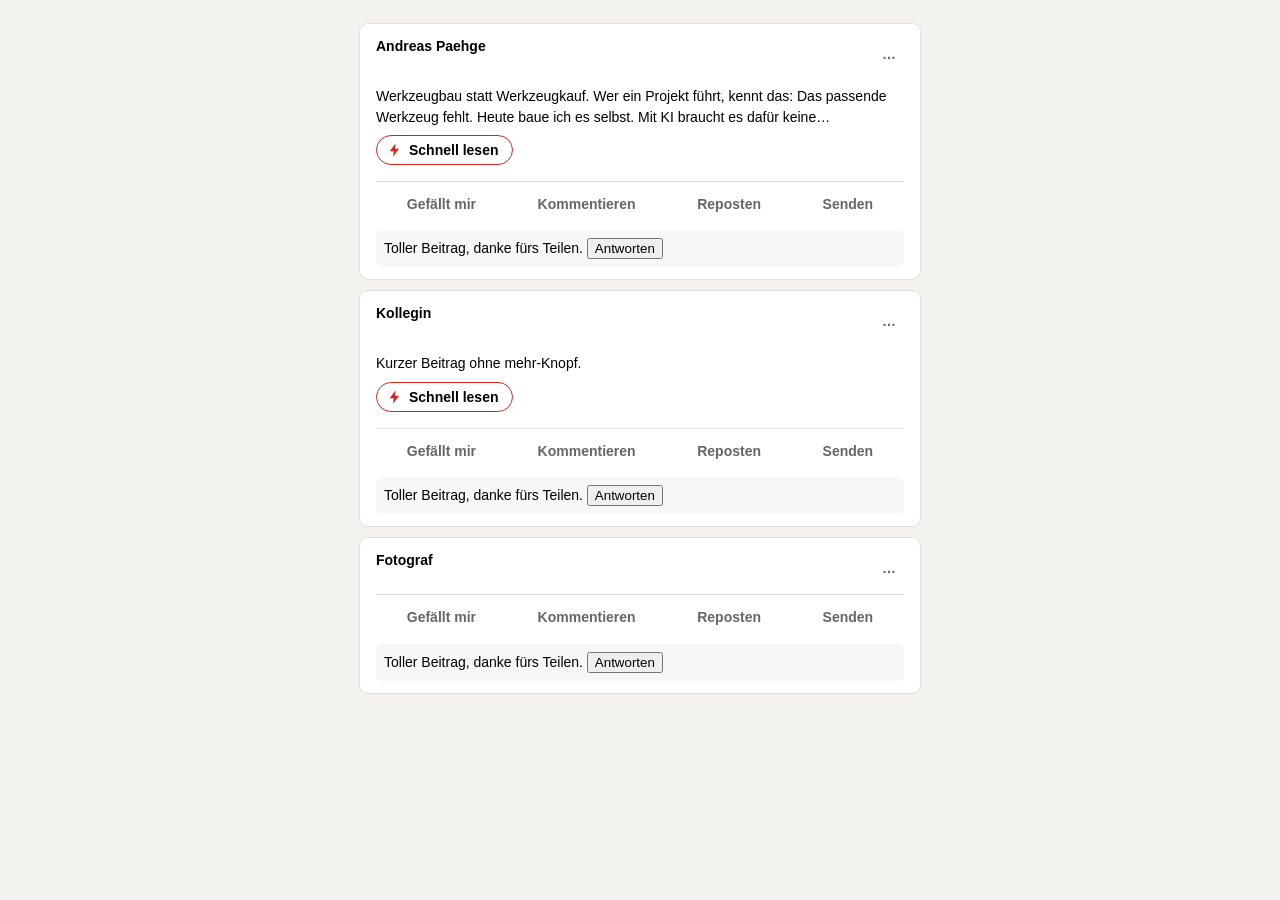
<file: tools/testseite-linkedin.html>
<!doctype html>
<html lang="de">
<head>
<meta charset="utf-8">
<title>Testseite LinkedIn-Feed</title>
<style>
  body { font: 14px/1.45 -apple-system, BlinkMacSystemFont, sans-serif; background: #f4f2ee; margin: 0; padding: 24px; }
  .feed { max-width: 560px; margin: 0 auto; display: flex; flex-direction: column; gap: 12px; }
  .card { background: #fff; border-radius: 8px; padding: 12px 16px; box-shadow: 0 0 0 1px #e0dfdc; }
  .head { display: flex; justify-content: space-between; font-weight: 600; }
  .clamp { display: -webkit-box; -webkit-line-clamp: 2; -webkit-box-orient: vertical; overflow: hidden; }
  .bar { display: flex; justify-content: space-around; border-top: 1px solid #e0dfdc; margin-top: 8px; padding-top: 4px; }
  .bar button, .head button { background: none; border: 0; padding: 8px; color: #666; font: inherit; font-weight: 600; }
  .comments { margin-top: 8px; padding: 8px; background: #f7f7f7; border-radius: 6px; }
</style>
</head>
<body>
<!-- Nachbau der LinkedIn-Struktur (Stand Oktober 2026) mit denselben Ankern:
     role=listitem + componentkey, Kontrollmenü-Knopf, data-testid=expandable-text-box,
     Kommentarbereich mit componentkey*=commentsSectionContainer, Aktionsleiste. -->
<div class="feed" id="feed"></div>
<template id="post">
  <div role="listitem" componentkey="update-card-focusTEST">
    <div class="card">
      <div class="head"><span class="author"></span><button aria-label="Kontrollmenü für den Beitrag von Test">…</button></div>
      <p><span data-testid="expandable-text-box" class="clamp body"></span></p>
      <div class="bar">
        <span><button aria-label="Status des Reaktionsbuttons: Keine Reaktion">Gefällt mir</button></span>
        <span><button aria-label="Kommentieren">Kommentieren</button></span>
        <span><button aria-label="Reposten">Reposten</button></span>
        <span><button aria-label="Senden">Senden</button></span>
      </div>
      <div class="comments" componentkey="commentsSectionContainerTEST">
        <span data-testid="expandable-text-box">Toller Beitrag, danke fürs Teilen.</span>
        <button aria-label="Antworten">Antworten</button>
      </div>
    </div>
  </div>
</template>

<script>
  window.chrome = window.chrome || {};
  // Platzhalter für chrome.storage, bleibt über Neuladen erhalten (wie in der Erweiterung)
  chrome.storage = { local: {
    get(k, cb) { cb({ [k]: JSON.parse(localStorage.getItem('stub:' + k) || 'null') || undefined }); },
    set(o) { Object.entries(o).forEach(([k, v]) => localStorage.setItem('stub:' + k, JSON.stringify(v))); },
  } };
  chrome.runtime = {
    sendMessage(msg, cb) {
      if (msg.type === 'css') fetch('../extension/rsvp.css').then((r) => r.text()).then(cb);
    },
  };

  const LONG = 'Werkzeugbau statt Werkzeugkauf. Wer ein Projekt führt, kennt das: Das passende Werkzeug fehlt.\n\n' +
    'Heute baue ich es selbst. Mit KI braucht es dafür keine Programmierkenntnisse, sondern eine klare Vorstellung davon, ' +
    'was das Werkzeug leisten soll. Das Ergebnis ist selten perfekt, aber es ist da.';

  window.addPost = (author, text, { more = false, noText = false } = {}) => {
    const node = document.getElementById('post').content.firstElementChild.cloneNode(true);
    node.querySelector('.author').textContent = author;
    const box = node.querySelector('.body');
    if (noText) box.closest('p').remove();
    else {
      box.textContent = text;
      if (more) {
        const b = document.createElement('button');
        b.dataset.testid = 'expandable-text-button';
        b.setAttribute('data-testid', 'expandable-text-button');
        b.textContent = '… mehr';
        box.append(' ', b);
      }
    }
    // Kommentarleiste darf keinen Lesen-Knopf bekommen
    document.getElementById('feed').append(node);
    return node;
  };

  addPost('Andreas Paehge', LONG, { more: true });
  addPost('Kollegin', 'Kurzer Beitrag ohne mehr-Knopf.');
  addPost('Fotograf', '', { noText: true });
</script>
<script src="../extension/rsvp.js"></script>
<script src="../extension/content.js"></script>
<script src="../extension/linkedin.js"></script>
</body>
</html>
</file>
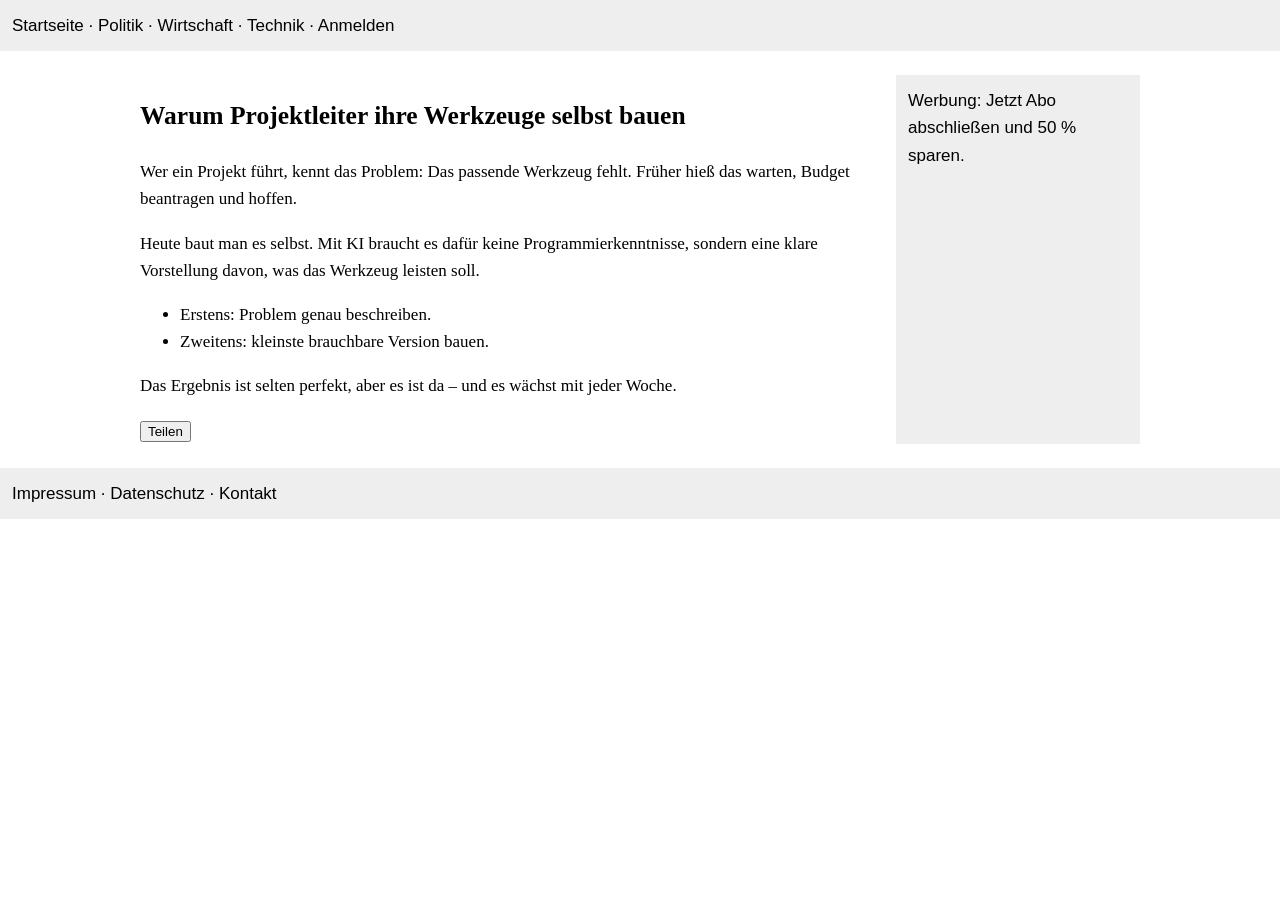
<file: tools/testseite.html>
<!doctype html>
<html lang="de">
<head>
<meta charset="utf-8">
<title>Testseite Erweiterung</title>
<style>
  body { font: 17px/1.6 Georgia, serif; margin: 0; }
  nav, footer, aside { background: #eee; padding: 12px; font-family: sans-serif; }
  .layout { display: flex; gap: 24px; max-width: 1000px; margin: 0 auto; padding: 24px; }
  article { flex: 1; }
  aside { width: 220px; }
</style>
</head>
<body>
<!-- Simuliert eine Artikelseite, um content.js ohne installierte Erweiterung zu testen.
     Aufruf über einen lokalen Server aus dem Projektordner: /tools/testseite.html -->
<nav>Startseite · Politik · Wirtschaft · Technik · Anmelden</nav>
<div class="layout">
  <article>
    <h1>Warum Projektleiter ihre Werkzeuge selbst bauen</h1>
    <p>Wer ein Projekt führt, kennt das Problem: Das passende Werkzeug fehlt. Früher hieß das warten, Budget beantragen und hoffen.</p>
    <p>Heute baut man es selbst. Mit KI braucht es dafür keine Programmierkenntnisse, sondern eine klare Vorstellung davon, was das Werkzeug leisten soll.</p>
    <ul>
      <li>Erstens: Problem genau beschreiben.</li>
      <li>Zweitens: kleinste brauchbare Version bauen.</li>
    </ul>
    <p>Das Ergebnis ist selten perfekt, aber es ist da – und es wächst mit jeder Woche.</p>
    <button>Teilen</button>
  </article>
  <aside>Werbung: Jetzt Abo abschließen und 50 % sparen.</aside>
</div>
<footer>Impressum · Datenschutz · Kontakt</footer>

<script>
  // Platzhalter für chrome.storage, damit content.js außerhalb der Erweiterung läuft
  window.chrome = window.chrome || {};
  chrome.storage = { local: {
    _d: {},
    get(k, cb) { cb({ [k]: this._d[k] }); },
    set(o) { Object.assign(this._d, o); },
  } };
</script>
<script src="../extension/rsvp.js"></script>
<script src="../extension/content.js"></script>
<script>
  window.testOpen = async (fallback = '') => {
    const css = await (await fetch('../extension/rsvp.css')).text();
    window.__schnellLesen.toggle(fallback, css);
  };
</script>
</body>
</html>
</file>
